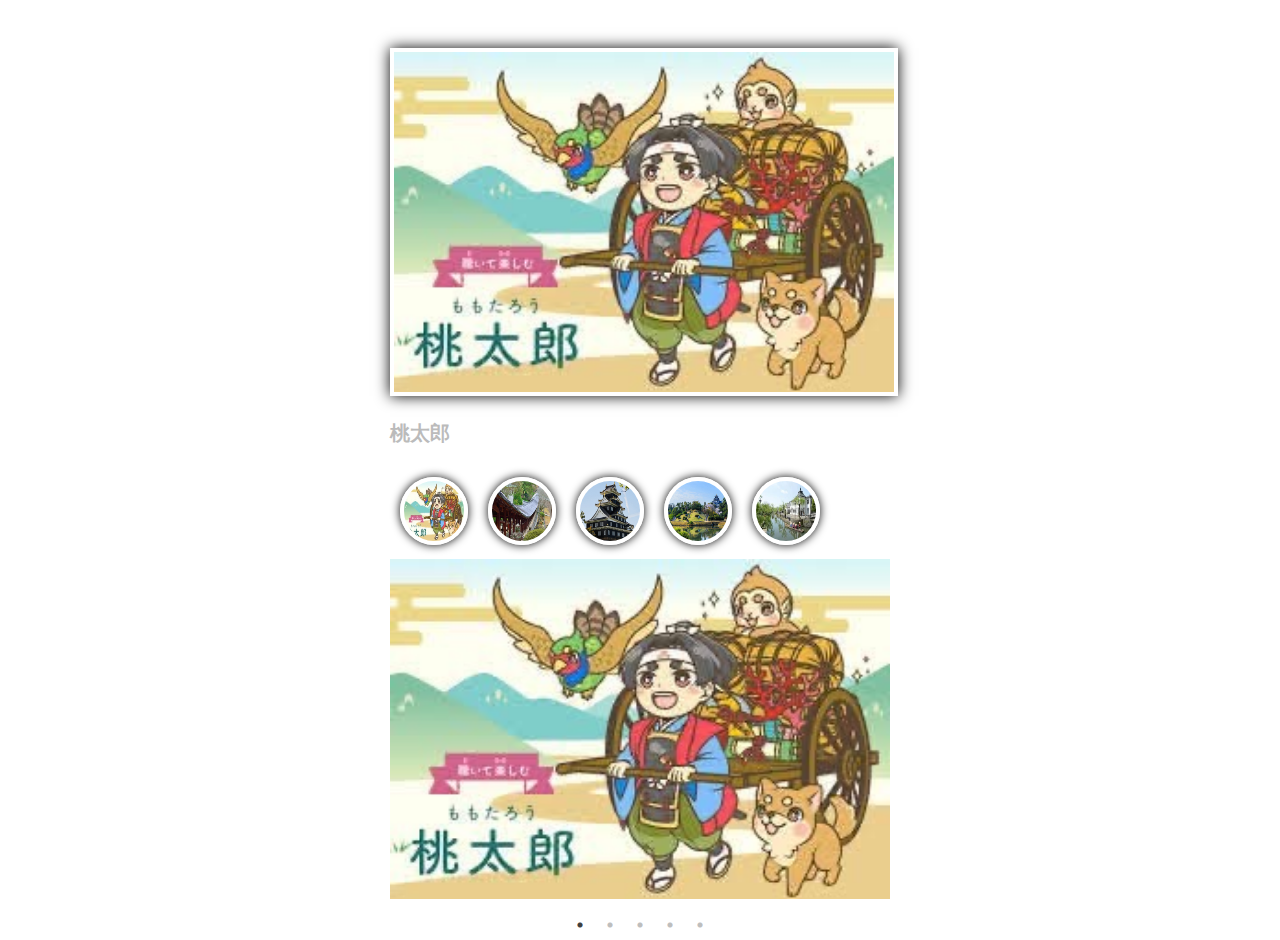
<file: test.html>
<!DOCTYPE html>
<html lang="ja">
<head>
  <meta charset="utf-8">
  <meta name="ecotourism" content="okayamaecotourism">
  <title>岡山のエコツーリズム</title>
  <link rel="stylesheet" href="slick/slick.css">
  <link rel="stylesheet" href="slick/slick-theme.css">
  <link rel="stylesheet" href="css/style.css">
</head>
<body>
  <div id="gallery">
    <div class="main">
    </div>
    <div class="thumb">
    </div>
    <div class="slideshow">
    <div><img src="img/S__7847960_0.jpg" alt=""></div>
    <div><img src="img/S__7847962_0.jpg" alt=""></div>
    <div><img src="img/S__7847963_0.jpg" alt=""></div>
    <div><img src="img/S__7847964_0.jpg" alt=""></div>
    <div><img src="img/S__7847965_0.jpg" alt=""></div>
    </div>
  </div>
  <script src="js/jquery-3.3.1.min.js"></script>
  <script src="slick/slick.min.js"></script>
  <script src="js/app.js"></script>
</body>
</html>
</file>
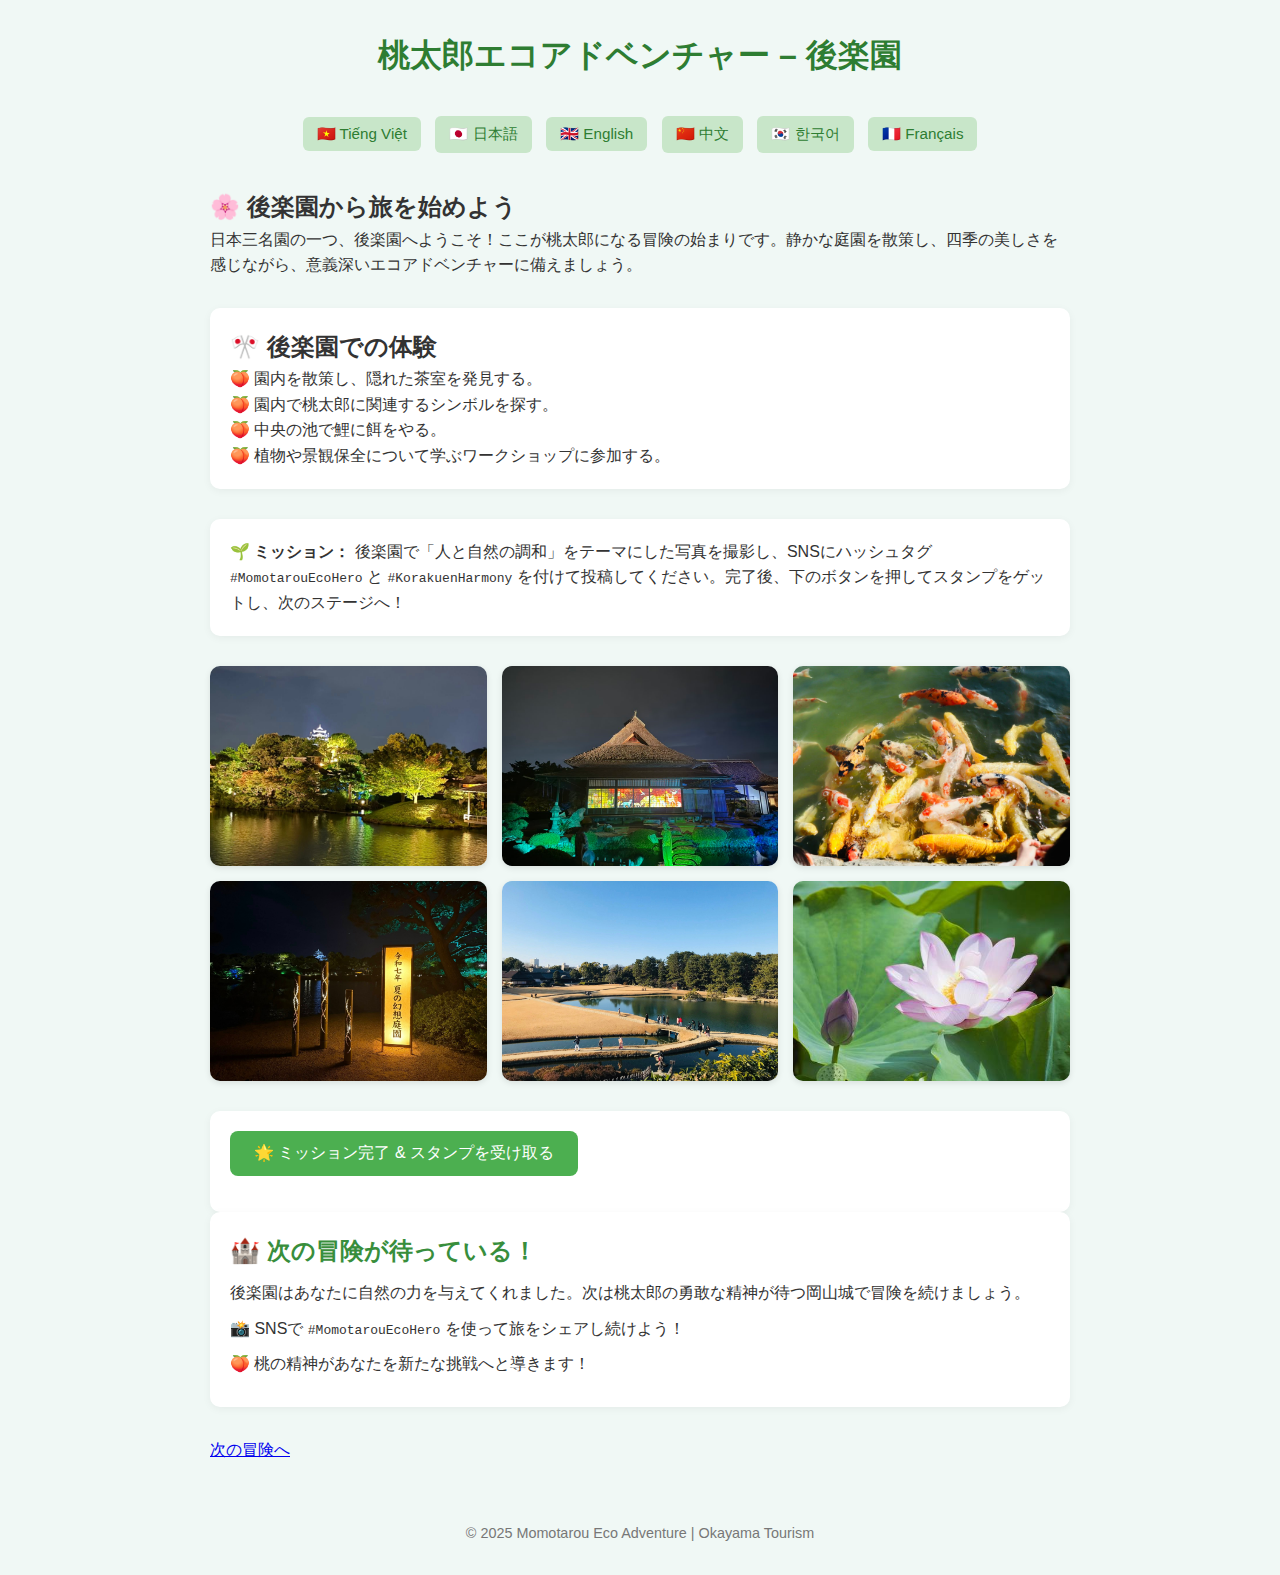
<file: web/korakuen-adventure.html>
<!DOCTYPE html>
<html lang="ja">
<head>
  <meta charset="UTF-8" />
  <meta name="viewport" content="width=device-width, initial-scale=1.0"/>
  <title>Momotarou Eco Adventure – 後楽園</title>
  <link rel="stylesheet" href="../css/y.hakathon.css" />
</head>
<body>
  <header>
    <h1 id="title">桃太郎エコアドベンチャー – 後楽園</h1>
  </header>

  <div class="lang-switch">
    <button onclick="setLang('vi')">🇻🇳 Tiếng Việt</button>
    <button onclick="setLang('ja')">🇯🇵 日本語</button>
    <button onclick="setLang('en')">🇬🇧 English</button>
    <button onclick="setLang('zh')">🇨🇳 中文</button>
    <button onclick="setLang('ko')">🇰🇷 한국어</button>
    <button onclick="setLang('fr')">🇫🇷 Français</button>
  </div>

  <main class="content">
    <section id="intro"></section>
    <section id="activities" class="activities"></section>
    <section id="mission" class="mission"></section>

    <div class="image-box">
        <img src="../img/h.jpg" alt="korakuen-adventure">
        <img src="../img/hoianhsang2.jpg" alt="korakuen-adventure">
        <img src="../img/cakorakuen.jpg" alt="korakuen-adventure">
        <img src="../img/korakuen-lehoiden.jpg" alt="korakuen-adventure">
        <img src="../img/korakuen-adventure5.jpg" alt="korakuen-adventure">
        <img src="../img/korakuen-hoa.jpeg" alt="korakuen-adventure">
      </div>

    <div class="confirm-box">
      <button class="mission-btn" id="missionBtn" onclick="confirmMission()">🌟 ミッション完了＆スタンプを受け取る</button>
      <p id="stampMessage" class="stamp-message"></p>
      <div id="stampImage" style="margin-top:1rem;"></div>
    </div>

    <section id="closing" class="closing"></section>
    <a href="okayamacastle-adventure.html" id="next_journey">次の冒険</a>
  </main>

  <footer class="footer">
    © 2025 Momotarou Eco Adventure | Okayama Tourism
  </footer>

  <script>
    let currentLang = 'ja';

    const content = {
      vi: {
        title: "Cuộc Phiêu Lưu Sinh Thái Momotarou – Vườn Korakuen",
        intro: `<h2>🌸 Khởi đầu hành trình tại Vườn Korakuen</h2>
                <p>Chào mừng đến Vườn Korakuen, một trong Ba Đại Danh Viên của Nhật Bản! Đây là nơi bạn bắt đầu hành trình hóa thân thành Momotarou. Hãy dạo bước trong khu vườn thanh bình, cảm nhận vẻ đẹp bốn mùa và chuẩn bị cho một chuyến phiêu lưu sinh thái đầy ý nghĩa.</p>`,
        activities: `<h2>🎌 Hoạt động tại Vườn Korakuen</h2>
                     <ul>
                       <li>Dạo quanh vườn và khám phá các trà thất ẩn mình.</li>
                       <li>Hóa trang thành Momotarou hoặc các bạn đồng hành.</li>
                       <li>Cho cá Koi ăn tại hồ nước trung tâm.</li>
                       <li>Tham gia workshop tìm hiểu về các loài thực vật và bảo tồn cảnh quan.</li>
                     </ul>`,
        mission: `<strong>🌱 Nhiệm vụ:</strong> Chụp một bức ảnh thể hiện "sự hài hòa giữa con người và thiên nhiên" tại Vườn Korakuen. Đăng lên SNS với hashtag <code>#MomotarouEcoHero</code> và <code>#KorakuenHarmony</code>. Sau đó nhấn nút bên dưới để nhận stamp và mở khóa chặng tiếp theo!`,
        buttonText: "🌟 Hoàn thành nhiệm vụ & Nhận Stamp",
        stampMessage: "🎉 Bạn đã nhận được stamp Korakuen! Chặng tiếp theo tại Thành Okayama đã được mở khóa!",
        stampSuccess: "🌟 Bạn đã trở thành người bảo vệ thiên nhiên!",
        closing: `<h2>🏰 Hành trình tiếp theo đang chờ đợi!</h2>
                  <p>Vườn Korakuen đã trao cho bạn sức mạnh của thiên nhiên. Giờ là lúc tiếp tục cuộc phiêu lưu tại Thành Okayama, nơi tinh thần dũng cảm của Momotarou đang chờ bạn khám phá.</p>
                  <p>📸 Hãy tiếp tục chia sẻ hành trình của bạn với cộng đồng bằng hashtag <code>#MomotarouEcoHero</code>!</p>
                  <p>🍑 Hãy để tinh thần của trái đào dẫn lối bạn đến với những thử thách mới!</p>`,
        next_journey: "Hành trình tiếp theo"
      },
      ja: {
        title: "桃太郎エコアドベンチャー – 後楽園",
        intro: `<h2>🌸 後楽園から旅を始めよう</h2>
                <p>日本三名園の一つ、後楽園へようこそ！ここが桃太郎になる冒険の始まりです。静かな庭園を散策し、四季の美しさを感じながら、意義深いエコアドベンチャーに備えましょう。</p>`,
        activities: `<h2>🎌 後楽園での体験</h2>
                     <ul>
                       <li>園内を散策し、隠れた茶室を発見する。</li>
                       <li>園内で桃太郎に関連するシンボルを探す。</li>
                       <li>中央の池で鯉に餌をやる。</li>
                       <li>植物や景観保全について学ぶワークショップに参加する。</li>
                     </ul>`,
        mission: `<strong>🌱 ミッション：</strong> 後楽園で「人と自然の調和」をテーマにした写真を撮影し、SNSにハッシュタグ <code>#MomotarouEcoHero</code> と <code>#KorakuenHarmony</code> を付けて投稿してください。完了後、下のボタンを押してスタンプをゲットし、次のステージへ！`,
        buttonText: "🌟 ミッション完了 & スタンプを受け取る",
        stampMessage: "🎉 後楽園のスタンプを獲得しました！次のステージ、岡山城が開放されました！",
        stampSuccess: "🌟 あなたは自然の守護者になりました！",
        closing: `<h2>🏰 次の冒険が待っている！</h2>
                  <p>後楽園はあなたに自然の力を与えてくれました。次は桃太郎の勇敢な精神が待つ岡山城で冒険を続けましょう。</p>
                  <p>📸 SNSで <code>#MomotarouEcoHero</code> を使って旅をシェアし続けよう！</p>
                  <p>🍑 桃の精神があなたを新たな挑戦へと導きます！</p>`,
        next_journey: "次の冒険へ"
      },
      en: {
        title: "Momotarou Eco Adventure – Korakuen Garden",
        intro: `<h2>🌸 Begin Your Journey at Korakuen Garden</h2>
                <p>Welcome to Korakuen Garden, one of the Three Great Gardens of Japan! This is where you begin your quest as Momotarou. Stroll through the serene garden, feel the beauty of the four seasons, and prepare for a meaningful eco-adventure.</p>`,
        activities: `<h2>🎌 Activities at Korakuen Garden</h2>
                     <ul>
                       <li>Wander the garden and discover hidden teahouses.</li>
                       <li>Search for symbols related to Momotarou within the garden.</li>
                       <li>Feed the koi fish at the central pond.</li>
                       <li>Join workshops on local plants and landscape conservation.</li>
                     </ul>`,
        mission: `<strong>🌱 Mission:</strong> Take a photo that captures "harmony between people and nature" at Korakuen Garden. Post it on SNS with the hashtags <code>#MomotarouEcoHero</code> and <code>#KorakuenHarmony</code>. Then, press the button below to get your stamp and unlock the next stage!`,
        buttonText: "🌟 Complete Mission & Get Stamp",
        stampMessage: "🎉 You've received the Korakuen stamp! The next stage at Okayama Castle is now unlocked!",
        stampSuccess: "🌟 You have become a guardian of nature!",
        closing: `<h2>🏰 The Next Journey Awaits!</h2>
                  <p>Korakuen Garden has granted you the power of nature. Now it's time to continue your adventure at Okayama Castle, where Momotarou's brave spirit awaits.</p>
                  <p>📸 Keep sharing your journey with the community using the hashtag <code>#MomotarouEcoHero</code>!</p>
                  <p>🍑 Let the spirit of the peach guide you to new challenges!</p>`,
        next_journey: "Next Journey"
      },
      zh: {
        title: "桃太郎生态冒险 – 后乐园",
        intro: `<h2>🌸 从后乐园开始你的旅程</h2>
                <p>欢迎来到日本三大名园之一的后乐园！这里是你化身桃太郎冒险的起点。漫步于宁静的庭园，感受四季之美，为一场有意义的生态冒险做好准备。</p>`,
        activities: `<h2>🎌 在后乐园的活动</h2>
                     <ul>
                       <li>漫游庭园，发现隐藏的茶室。</li>
                       <li>在园内寻找与桃太郎相关的标志。</li>
                       <li>在中央池塘喂锦鲤。</li>
                       <li>参加关于当地植物和景观保护的工作坊。</li>
                     </ul>`,
        mission: `<strong>🌱 任务：</strong> 在后乐园拍摄一张体现“人与自然和谐”的照片。发布到社交媒体并附上标签 <code>#MomotarouEcoHero</code> 和 <code>#KorakuenHarmony</code>。然后点击下方按钮获取您的印章并解锁下一阶段！`,
        buttonText: "🌟 完成任务并领取印章",
        stampMessage: "🎉 您已获得后乐园印章！下一阶段在冈山城已解锁！",
        stampSuccess: "🌟 您已成为自然的守护者！",
        closing: `<h2>🏰 下一段旅程在等待！</h2>
                  <p>后乐园赋予了你自然的力量。现在是时候在冈山城继续你的冒险了，那里有桃太郎勇敢的精神在等着你。</p>
                  <p>📸 继续使用 <code>#MomotarouEcoHero</code> 标签与社区分享您的旅程！</p>
                  <p>🍑 让桃子的精神引导您迎接新的挑战！</p>`,
        next_journey: "下一段旅程"
      },
      ko: {
        title: "모모타로 생태 어드벤처 – 고라쿠엔",
        intro: `<h2>🌸 고라쿠엔에서 여정을 시작하세요</h2>
                <p>일본 3대 정원 중 하나인 고라쿠엔에 오신 것을 환영합니다! 이곳에서 모모타로가 되는 당신의 모험이 시작됩니다. 고요한 정원을 거닐며 사계절의 아름다움을 느끼고 의미 있는 생태 모험을 준비하세요.</p>`,
        activities: `<h2>🎌 고라쿠엔에서의 활동</h2>
                     <ul>
                       <li>정원을 거닐며 숨겨진 찻집 발견하기.</li>
                       <li>정원 안에서 모모타로와 관련된 상징 찾기.</li>
                       <li>중앙 연못에서 잉어에게 먹이 주기.</li>
                       <li>지역 식물과 경관 보존에 관한 워크숍 참여하기.</li>
                     </ul>`,
        mission: `<strong>🌱 미션:</strong> 고라쿠엔에서 "인간과 자연의 조화"를 담은 사진을 찍으세요. SNS에 <code>#MomotarouEcoHero</code>와 <code>#KorakuenHarmony</code> 해시태그와 함께 게시하세요. 그 다음, 아래 버튼을 눌러 스탬프를 받고 다음 단계를 잠금 해제하세요!`,
        buttonText: "🌟 미션 완료 및 스탬프 받기",
        stampMessage: "🎉 고라쿠엔 스탬프를 받았습니다! 오카야마 성의 다음 단계가 잠금 해제되었습니다!",
        stampSuccess: "🌟 당신은 자연의 수호자가 되었습니다!",
        closing: `<h2>🏰 다음 여정이 기다립니다!</h2>
                  <p>고라쿠엔은 당신에게 자연의 힘을 부여했습니다. 이제 모모타로의 용감한 정신이 기다리는 오카야마 성에서 모험을 계속할 시간입니다.</p>
                  <p>📸 <code>#MomotarouEcoHero</code> 해시태그를 사용하여 커뮤니티와 여정을 계속 공유하세요!</p>
                  <p>🍑 복숭아의 정신이 새로운 도전으로 당신을 안내하게 하세요!</p>`,
        next_journey: "다음 여정"
      },
      fr: {
        title: "Aventure Écologique Momotarou – Jardin Korakuen",
        intro: `<h2>🌸 Commencez votre aventure au Jardin Korakuen</h2>
                <p>Bienvenue au Jardin Korakuen, l'un des Trois Grands Jardins du Japon ! C'est ici que vous commencez votre quête en tant que Momotarou. Promenez-vous dans le jardin serein, ressentez la beauté des quatre saisons et préparez-vous pour une éco-aventure pleine de sens.</p>`,
        activities: `<h2>🎌 Activités au Jardin Korakuen</h2>
                     <ul>
                       <li>Flânez dans le jardin et découvrez des maisons de thé cachées.</li>
                       <li>Cherchez des symboles liés à Momotarou dans le jardin.</li>
                       <li>Nourrissez les carpes koï dans l'étang central.</li>
                       <li>Participez à des ateliers sur les plantes locales et la conservation du paysage.</li>
                     </ul>`,
        mission: `<strong>🌱 Mission :</strong> Prenez une photo qui capture "l'harmonie entre l'homme et la nature" au Jardin Korakuen. Publiez-la sur les réseaux sociaux avec les hashtags <code>#MomotarouEcoHero</code> et <code>#KorakuenHarmony</code>. Appuyez ensuite sur le bouton ci-dessous pour obtenir votre tampon et débloquer la prochaine étape !`,
        buttonText: "🌟 Terminer la mission & Obtenir le tampon",
        stampMessage: "🎉 Vous avez reçu le tampon Korakuen ! La prochaine étape au Château d'Okayama est maintenant débloquée !",
        stampSuccess: "🌟 Vous êtes devenu un gardien de la nature !",
        closing: `<h2>🏰 Le Prochain Voyage Vous Attend !</h2>
                  <p>Le Jardin Korakuen vous a accordé le pouvoir de la nature. Il est maintenant temps de poursuivre votre aventure au Château d'Okayama, où l'esprit courageux de Momotarou vous attend.</p>
                  <p>📸 Continuez à partager votre voyage avec la communauté en utilisant le hashtag <code>#MomotarouEcoHero</code> !</p>
                  <p>🍑 Laissez l'esprit de la pêche vous guider vers de nouveaux défis !</p>`,
        next_journey: "Prochaine Aventure"
      }
    };

    function setLang(lang) {
      currentLang = lang;
      document.getElementById("title").innerText = content[lang].title;
      document.getElementById("intro").innerHTML = content[lang].intro;
      document.getElementById("activities").innerHTML = content[lang].activities;
      document.getElementById("mission").innerHTML = content[lang].mission;
      document.getElementById("missionBtn").innerText = content[lang].buttonText;
      document.getElementById("stampMessage").innerText = "";
      document.getElementById("stampImage").innerHTML = "";
      document.getElementById("closing").innerHTML = content[lang].closing;
      document.getElementById("next_journey").innerText = content[lang].next_journey;
    }

    function confirmMission() {
      document.getElementById("stampMessage").innerText = content[currentLang].stampMessage;
      // Bạn có thể thay đổi ảnh stamp nếu muốn
      document.getElementById("stampImage").innerHTML = `
        <div style="position: relative; z-index: 10; pointer-events: none;">
          <img src="anh-momotaro.jpg" alt="stamp"
              style="max-width:200px; max-height:200px; box-shadow:0 0 8px rgba(0,0,0,0.3); margin-top:0.5em;">
          <p style="font-weight:bold; margin-top:0.5rem;">${content[currentLang].stampSuccess}</p>
        </div>`;
    }

    // Tải trang với ngôn ngữ mặc định là tieng viet
    setLang('ja');
  </script>
</body>
</html>
</file>
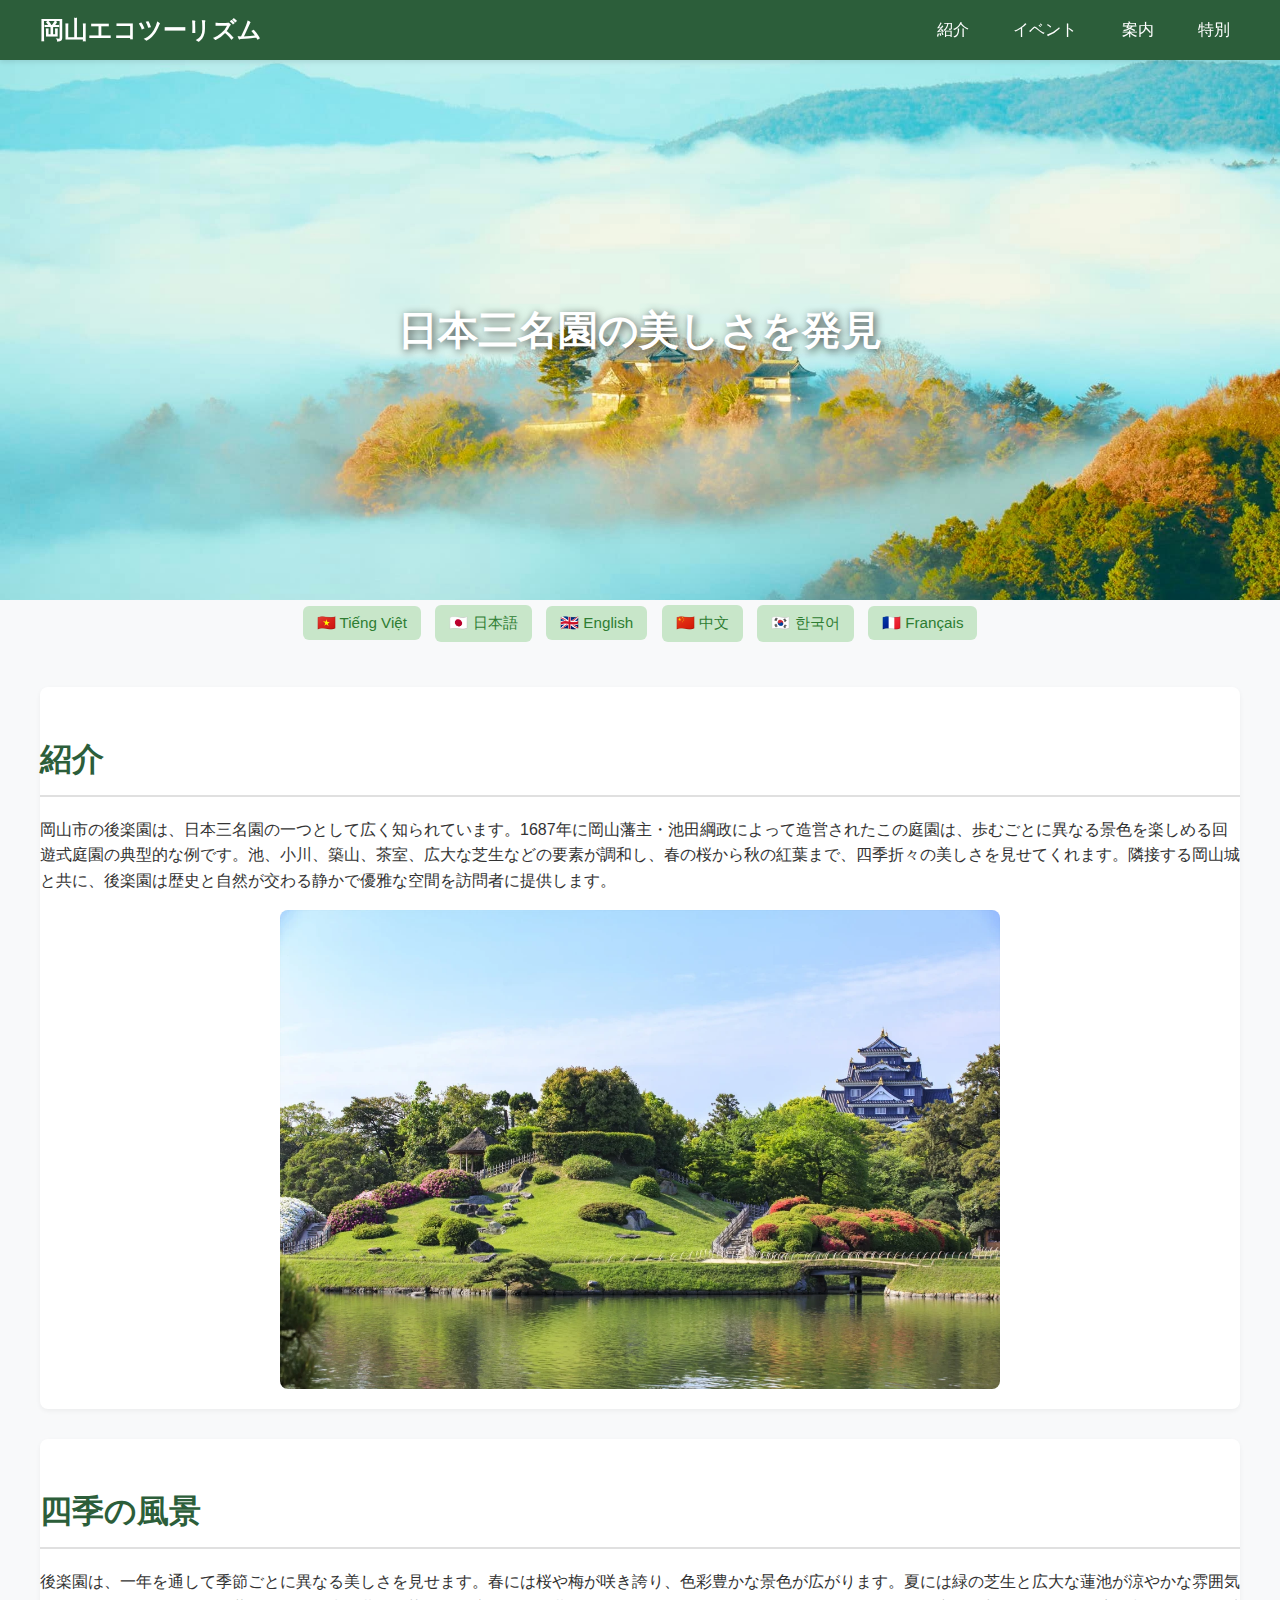
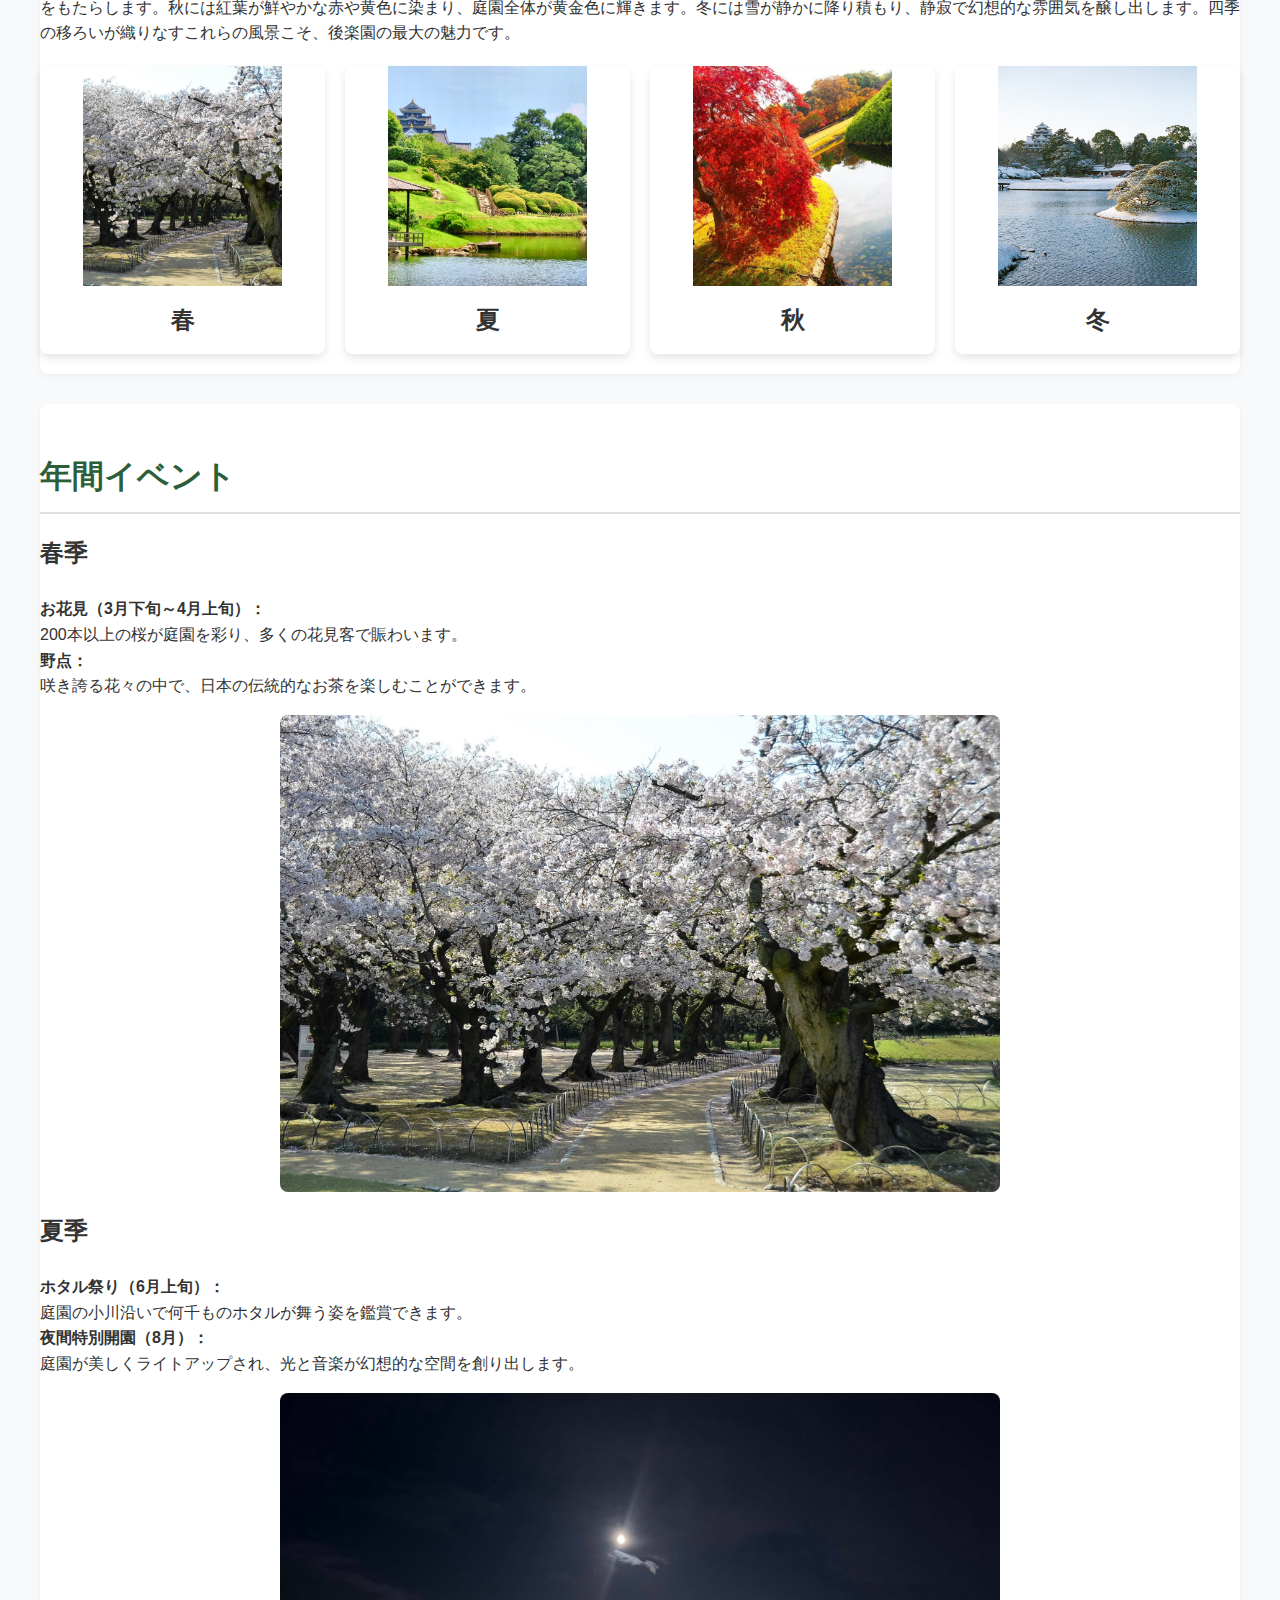
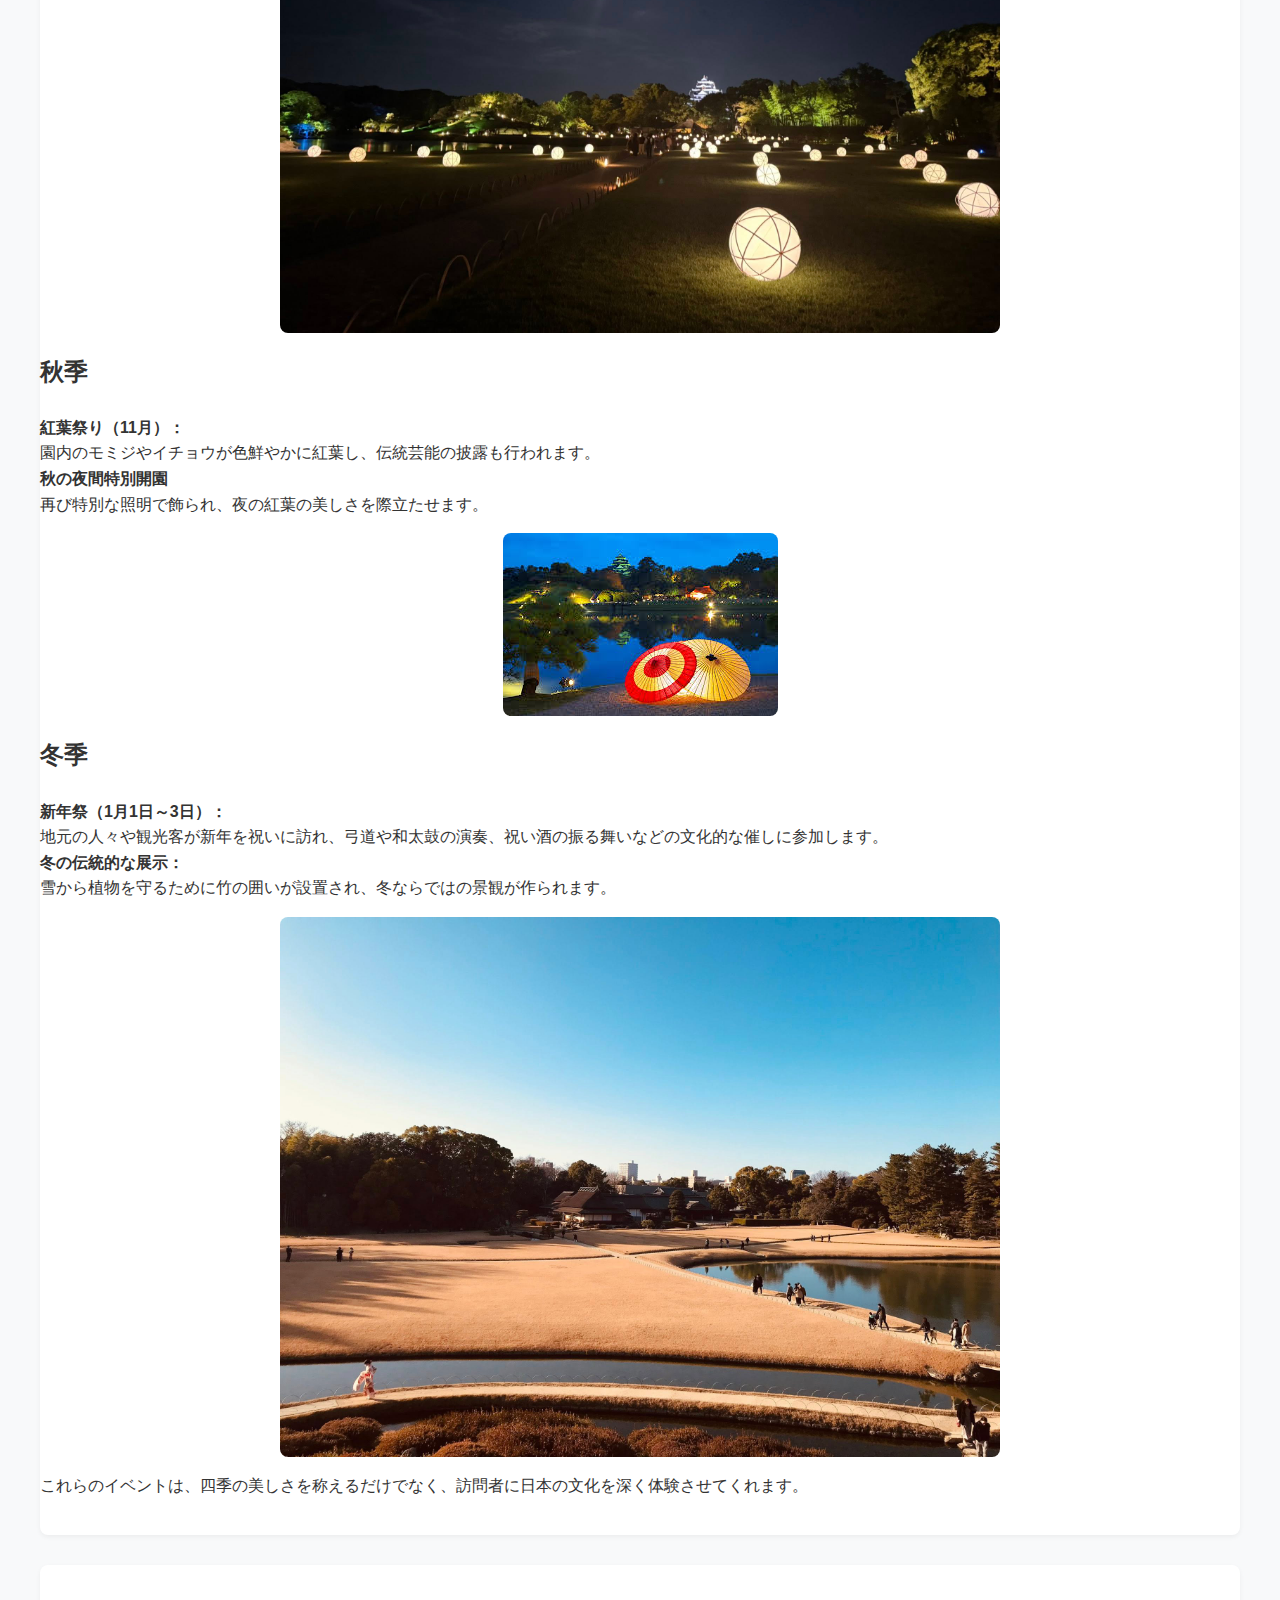
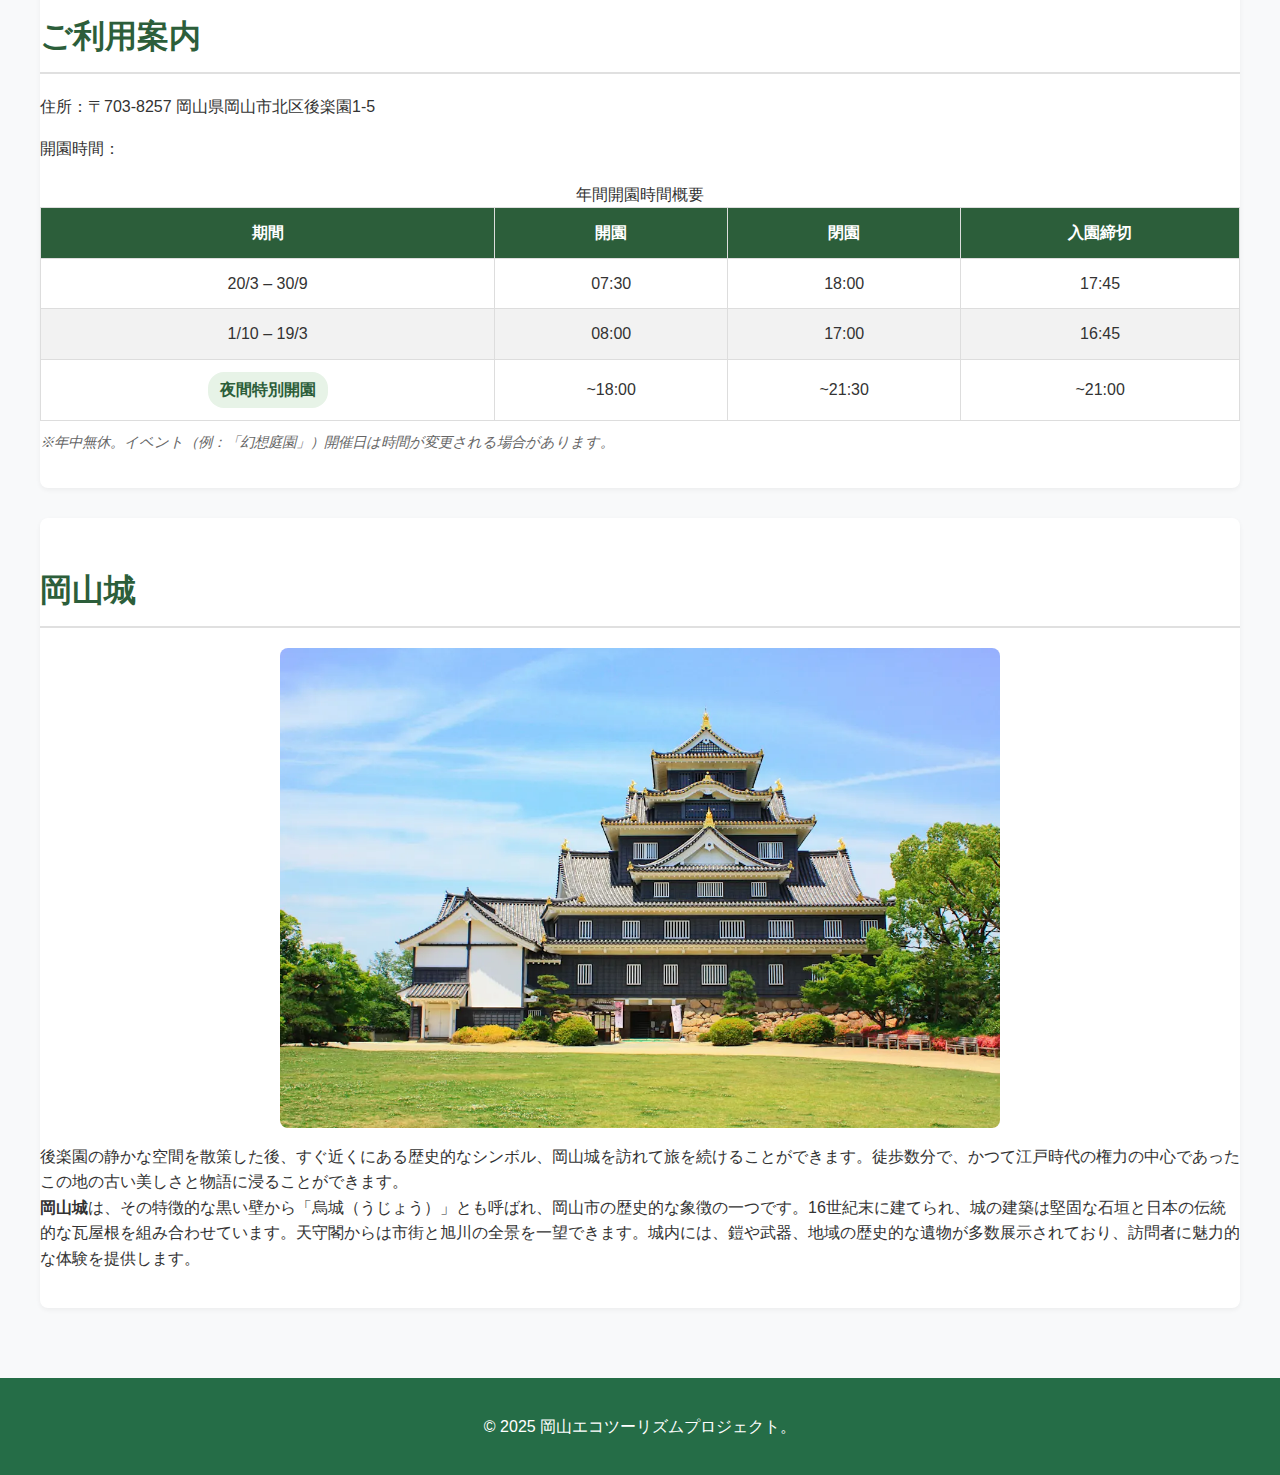
<file: web/kouraku.html>
<!DOCTYPE html>
<html lang="ja">
<head>
    <meta charset="UTF-8">
    <meta name="viewport" content="width=device-width, initial-scale=1.0">
    <title>岡山エコツーリズム</title>
    <link rel="stylesheet" href="../css/bmoi.hakkathon.css">
    <link rel="stylesheet" href="../css/test.css">
</head>
<body>
 
  <header class="sticky-header">
  <div class="nav-container">
    <a class="logo" href="../index.html">岡山エコツーリズム</a>
    <nav class="nav-links">
      <a href="#introduce" data-key="nav_intro">紹介</a>
      <a href="#events" data-key="nav_events">イベント</a>
      <a href="#guide" data-key="nav_guide">案内</a>
      <a href="#special" data-key="nav_special">特別</a>
    </nav>
  </div>
</header>

<div class="hero-banner">
    <p data-key="hero_text">日本三名園の美しさを発見</p>
</div>

<div class="lang-switch">
    <button onclick="setLang('vi')">🇻🇳 Tiếng Việt</button>
    <button onclick="setLang('ja')">🇯🇵 日本語</button>
    <button onclick="setLang('en')">🇬🇧 English</button>
    <button onclick="setLang('zh')">🇨🇳 中文</button>
    <button onclick="setLang('ko')">🇰🇷 한국어</button>
    <button onclick="setLang('fr')">🇫🇷 Français</button>
</div>

<div class="layout">
  <main class="main-content">
    <section id="introduce">
      <h2 data-key="intro_title">紹介</h2>
      <p data-key="intro_p">岡山市の後楽園は、日本三名園の一つとして広く知られています。1687年に岡山藩主・池田綱政によって造営されたこの庭園は、歩むごとに異なる景色を楽しめる回遊式庭園の典型的な例です。池、小川、築山、茶室、広大な芝生などの要素が調和し、春の桜から秋の紅葉まで、四季折々の美しさを見せてくれます。隣接する岡山城と共に、後楽園は歴史と自然が交わる静かで優雅な空間を訪問者に提供します。 </p>
      <img src="../img/korakuen.webp" alt="korakuen">
    </section>
    
    <section id="Seasons">
      <h2 data-key="seasons_title">四季の風景</h2>
      <p data-key="seasons_p">後楽園は、一年を通して季節ごとに異なる美しさを見せます。春には桜や梅が咲き誇り、色彩豊かな景色が広がります。夏には緑の芝生と広大な蓮池が涼やかな雰囲気をもたらします。秋には紅葉が鮮やかな赤や黄色に染まり、庭園全体が黄金色に輝きます。冬には雪が静かに降り積もり、静寂で幻想的な雰囲気を醸し出します。四季の移ろいが織りなすこれらの風景こそ、後楽園の最大の魅力です。</p>
      <div class="card-container">
        <div class="card"><img src="../img/mankai.jpg" alt="Xuân"><h3 data-key="season_spring">春</h3></div>
        <div class="card"><img src="../img/summer.jpg" alt="Hạ"><h3 data-key="season_summer">夏</h3></div>
        <div class="card"><img src="../img/autumn.jpg" alt="Thu"><h3 data-key="season_autumn">秋</h3></div>
        <div class="card"><img src="../img/winter.jpg" alt="Đông"><h3 data-key="season_winter">冬</h3></div>
      </div>
    </section>

    <section id="events">
      <h2 data-key="events_title">年間イベント</h2>
      <div class="event1">
        <h3 data-key="event_spring_title">春季</h3>
        <p data-key="event_spring_p"><b>お花見（3月下旬～4月上旬）：</b><br>200本以上の桜が庭園を彩り、多くの花見客で賑わいます。<br><b>野点：</b><br>咲き誇る花々の中で、日本の伝統的なお茶を楽しむことができます。</p>
         <img src="../img/mankai.jpg" alt="Hoa anh dao">
    </div>
      <div class="event2">
        <h3 data-key="event_summer_title">夏季</h3>
        <p data-key="event_summer_p"><b>ホタル祭り（6月上旬）：</b><br>庭園の小川沿いで何千ものホタルが舞う姿を鑑賞できます。<br><b>夜間特別開園（8月）：</b><br>庭園が美しくライトアップされ、光と音楽が幻想的な空間を創り出します。</p>
        <img src="../img/hoianhsang.jpg" alt="lehoianhsang">
    </div>
      <div class="event3">
        <h3 data-key="event_autumn_title">秋季</h3>
        <p data-key="event_autumn_p"><b>紅葉祭り（11月）：</b><br>園内のモミジやイチョウが色鮮やかに紅葉し、伝統芸能の披露も行われます。<br><b>秋の夜間特別開園</b><br>再び特別な照明で飾られ、夜の紅葉の美しさを際立たせます。</p>
        <img src="../img/images1.jpg" alt="lehoianhsang">
    </div>
      <div class="event4">
        <h3 data-key="event_winter_title">冬季</h3>
        <p data-key="event_winter_p"><b>新年祭（1月1日～3日）：</b><br>地元の人々や観光客が新年を祝いに訪れ、弓道や和太鼓の演奏、祝い酒の振る舞いなどの文化的な催しに参加します。<br><b>冬の伝統的な展示：</b><br>雪から植物を守るために竹の囲いが設置され、冬ならではの景観が作られます。</p>
        <img src="../img/event-winter.jpg" alt="">
    </div>
      <p data-key="events_conclusion">これらのイベントは、四季の美しさを称えるだけでなく、訪問者に日本の文化を深く体験させてくれます。</p>
    </section>

    <section id="guide">
      <h2 data-key="guide_title">ご利用案内</h2>
      <p data-key="guide_address">住所：〒703-8257 岡山県岡山市北区後楽園1-5</p>
      <p data-key="guide_hours_title">開園時間： </p>
      <div class="table-wrap">
        <table>
          <caption data-key="table_caption">年間開園時間概要</caption>
          <thead>
            <tr>
              <th data-key="th_period">期間</th>
              <th data-key="th_open">開園</th>
              <th data-key="th_close">閉園</th>
              <th data-key="th_last_entry">入園締切</th>
            </tr>
          </thead>
          <tbody>
            <tr><td>20/3 – 30/9</td><td>07:30</td><td>18:00</td><td>17:45</td></tr>
            <tr><td>1/10 – 19/3</td><td>08:00</td><td>17:00</td><td>16:45</td></tr>
            <tr><td><span class="chip" data-key="table_special_event">夜間特別開園</span></td><td>~18:00</td><td>~21:30</td><td>~21:00</td></tr>
          </tbody>
        </table>
      </div>
      <p class="note" data-key="guide_note">※年中無休。イベント（例：「幻想庭園」）開催日は時間が変更される場合があります。</p>
    </section>

    <section id="special">
      <h2 data-key="special_title">岡山城</h2>
       <img src="../img/okayamacastle.webp" alt="Okayamacastle">
      <p data-key="special_p">後楽園の静かな空間を散策した後、すぐ近くにある歴史的なシンボル、岡山城を訪れて旅を続けることができます。徒歩数分で、かつて江戸時代の権力の中心であったこの地の古い美しさと物語に浸ることができます。<br><b>岡山城</b>は、その特徴的な黒い壁から「烏城（うじょう）」とも呼ばれ、岡山市の歴史的な象徴の一つです。16世紀末に建てられ、城の建築は堅固な石垣と日本の伝統的な瓦屋根を組み合わせています。天守閣からは市街と旭川の全景を一望できます。城内には、鎧や武器、地域の歴史的な遺物が多数展示されており、訪問者に魅力的な体験を提供します。</p>
    </section>
  </main>

  <!-- <aside class="sidebar">
    <img src="../img/momotaro2.jpg" alt="momotaro">
    <p data-key="sidebar_p">岡山は、温暖な気候、美しいビーチ、そして一年中の日差しで有名です。また、日本の伝説の英雄である桃太郎の故郷でもあり、彼は文化の象徴であり、地元の人々の誇りです。岡山でユニークなエコツーリズム体験、桃太郎の旅を探検して、素晴らしい驚きを見つけましょう。</p>
    <a href="../web/korakuen-adventure.html" class="korakuen adventure" data-key="sidebar_link1">後楽園での旅</a>
    <a href="../web/hackathon.html" class="okayamacastle adventure" data-key="sidebar_link2">岡山城での旅</a>
    <a href="../web/kurashiki_stamp.html" class="#KurashikiBikanSpirit adventure" data-key="sidebar_link2">倉敷美観地区での旅</a>
  </aside> -->
</div>

<footer>
    <p data-key="footer_text">&copy; 2025 岡山エコツーリズムプロジェクト。</p>
</footer>

<script src="../js/kouraku.js"></script>
</body>
</html>
</file>
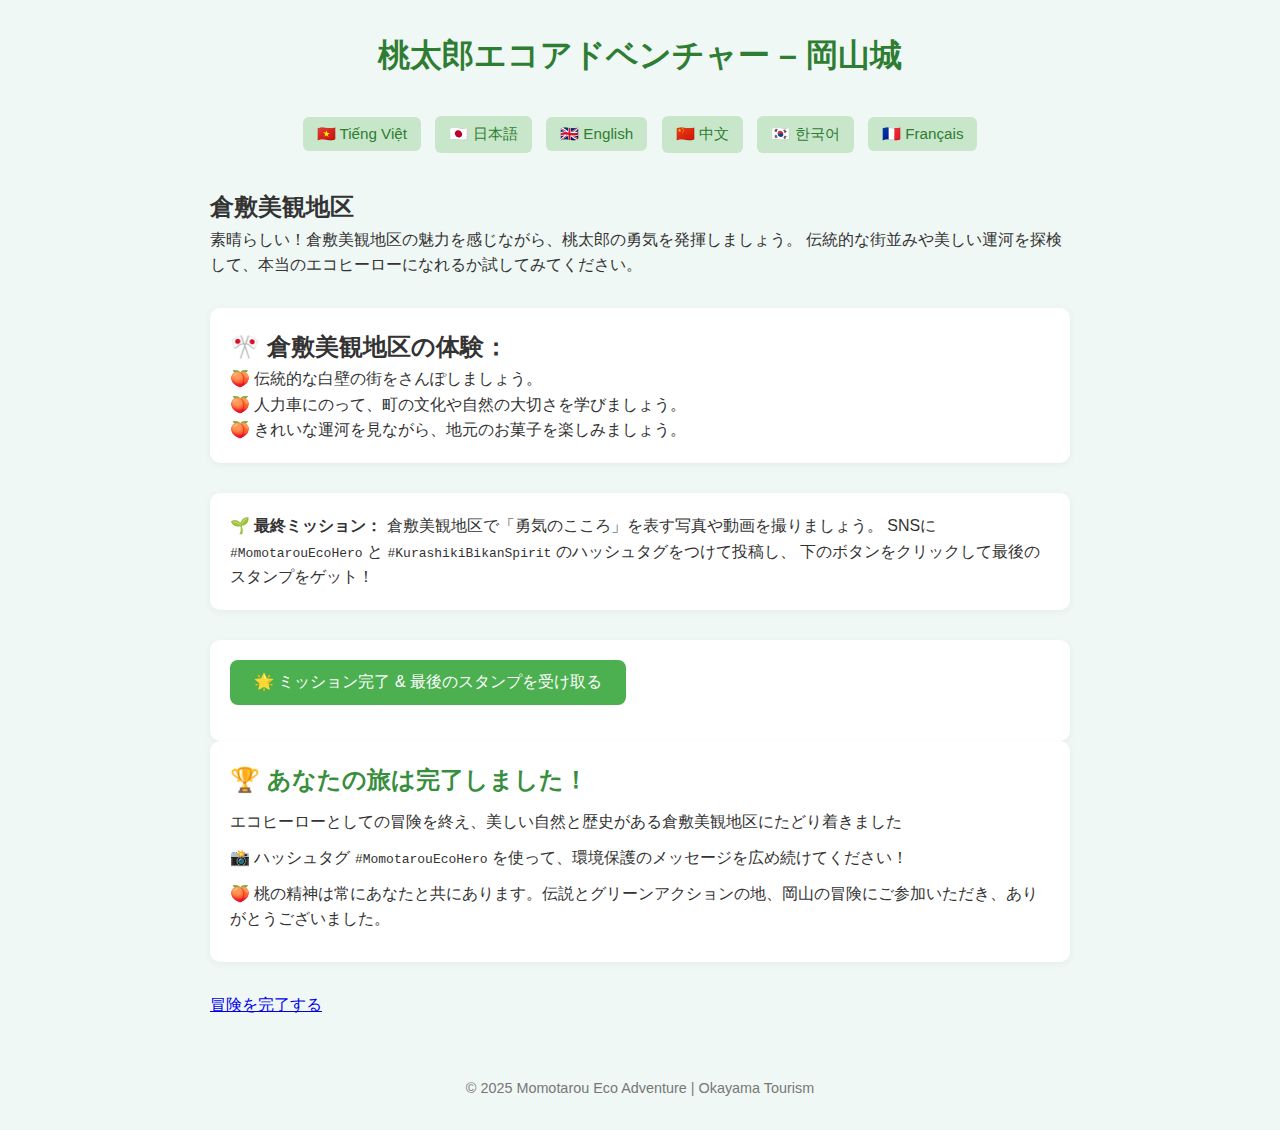
<file: web/kurashiki_stamp.html>
<!DOCTYPE html>
<html lang="ja">
<head>
  <meta charset="UTF-8" />
  <meta name="viewport" content="width=device-width, initial-scale=1.0"/>
  <title>岡山エコツーリズム | 自然と歴史を楽しむ旅</title>
  <link rel="stylesheet" href="../css/y.hakathon.css" />
</head>
<body>
  <header>
    <h1 id="title">岡山エコツーリズム | 倉敷美観地区</h1>
  </header>

  <div class="lang-switch">
    <button onclick="setLang('vi')">🇻🇳 Tiếng Việt</button>
    <button onclick="setLang('ja')">🇯🇵 日本語</button>
    <button onclick="setLang('en')">🇬🇧 English</button>
    <button onclick="setLang('zh')">🇨🇳 中文</button>
    <button onclick="setLang('ko')">🇰🇷 한국어</button>
    <button onclick="setLang('fr')">🇫🇷 Français</button>
  </div>

  <main class="content">
    <section id="intro"></section>
    <section id="activities" class="activities"></section>
    <section id="mission" class="mission"></section>

    <div class="confirm-box">
      <button class="mission-btn" id="missionBtn" onclick="confirmMission()">🌟 ミッション完了＆スタンプを受け取る</button>
      <p id="stampMessage" class="stamp-message"></p>
      <div id="stampImage" style="margin-top:1rem;"></div>
    </div>

    <section id="closing" class="closing"></section>
    <a href="../index.html" id="complete_journey">冒険を終了する</a>
  </main>

  <footer class="footer">
    © 2025 Momotarou Eco Adventure | Okayama Tourism
  </footer>
 <script>
    let currentLang = 'ja';

    const content = {
      vi: {
        title: "Cuộc Phiêu Lưu Sinh Thái Momotaro – Lâu Đài Okayama",
        intro: `<h2>Khu Phố Cổ Kurashiki Bikan</h2>
                <p>Tuyệt vời! Hãy cảm nhận vẻ đẹp của khu phố cổ Kurashiki Bikan và thể hiện lòng dũng cảm của Momotaro.
                  Khám phá những con phố truyền thống và kênh đào xinh đẹp, xem bạn có thể trở thành một anh hùng sinh thái thực thụ hay không.</p>`,
        activities: `<h2>🎌 Trải nghiệm tại Khu Phố Cổ Kurashiki Bikan:</h2>
                    <ul>
                      <li>Tản bộ qua những con phố tường trắng truyền thống.</li>
                      <li>Đi xe kéo để tìm hiểu về văn hóa của thị trấn và tầm quan trọng của thiên nhiên.</li>
                      <li>Thưởng thức các món bánh kẹo địa phương trong khi ngắm nhìn con kênh tuyệt đẹp.</li>
                    </ul>`,
        mission: `<strong>🌱 Nhiệm vụ Cuối Cùng:</strong> Tại khu phố cổ Kurashiki Bikan, hãy chụp ảnh hoặc quay video thể hiện “trái tim dũng cảm” của bạn.
                  Đăng lên mạng xã hội với các hashtag <code>#MomotarouEcoHero</code> và <code>#KurashikiBikanSpirit</code>,
                  sau đó nhấn nút bên dưới để nhận con dấu cuối cùng!`,
        buttonText: "🌟 Hoàn Thành Nhiệm Vụ & Nhận Con Dấu Cuối Cùng",
        stampMessage: "🎉 Chúc mừng! Bạn đã nhận được con dấu cuối cùng từ Lâu đài Okayama!",
        stampSuccess: "🌟 Bạn chính thức trở thành Anh Hùng Sinh Thái Momotaro!",
        closing: `<h2>🏆 Hành trình của bạn đã hoàn thành!</h2>
                  <p>Bạn đã hoàn thành cuộc phiêu lưu anh hùng sinh thái và đến được khu phố cổ Kurashiki Bikan tuyệt đẹp, nơi có thiên nhiên và lịch sử hòa quyện.</p>
                  <p>📸 Hãy tiếp tục lan tỏa thông điệp bảo vệ môi trường bằng cách sử dụng hashtag <code>#MomotarouEcoHero</code>!</p>
                  <p>🍑 Tinh thần của quả đào sẽ luôn ở bên bạn. Cảm ơn bạn đã tham gia cuộc phiêu lưu tại Okayama — vùng đất của huyền thoại và hành động xanh.</p>`,
        complete_journey: "Hoàn Thành Cuộc Phiêu Lưu"
      },
      ja: {
        title: "桃太郎エコアドベンチャー – 岡山城",
        intro: `<h2>倉敷美観地区</h2>
                <p>素晴らしい！倉敷美観地区の魅力を感じながら、桃太郎の勇気を発揮しましょう。
                    伝統的な街並みや美しい運河を探検して、本当のエコヒーローになれるか試してみてください。</p>`,
        activities: `<h2>🎌 倉敷美観地区の体験：</h2>
                     <ul>
                       <li>伝統的な白壁の街をさんぽしましょう。</li>
                       <li>人力車にのって、町の文化や自然の大切さを学びましょう。</li>
                       <li>きれいな運河を見ながら、地元のお菓子を楽しみましょう。</li>
                     </ul>`,
        mission: `<strong>🌱 最終ミッション：</strong> 倉敷美観地区で「勇気のこころ」を表す写真や動画を撮りましょう。
                    SNSに <code>#MomotarouEcoHero</code> と <code>#KurashikiBikanSpirit</code> のハッシュタグをつけて投稿し、
                    下のボタンをクリックして最後のスタンプをゲット！`,
        buttonText: "🌟 ミッション完了 & 最後のスタンプを受け取る",
        stampMessage: "🎉 おめでとうございます！倉敷美観地区からスタンプを受け取りました！",
        stampSuccess: "🌟 あなたは正式に桃太郎エコヒーローになりました！",
        closing: `<h2>🏆 あなたの旅は完了しました！</h2>
                  <p>エコヒーローとしての冒険を終え、美しい自然と歴史がある倉敷美観地区にたどり着きました</p>
                  <p>📸 ハッシュタグ <code>#MomotarouEcoHero</code> を使って、環境保護のメッセージを広め続けてください！</p>
                  <p>🍑 桃の精神は常にあなたと共にあります。伝説とグリーンアクションの地、岡山の冒険にご参加いただき、ありがとうございました。</p>`,
        complete_journey: "冒険を完了する"
      },
      en: {
        title: "Momotaro Eco Adventure – Okayama Castle",
        intro: `<h2>Kurashiki Bikan District</h2>
                <p>Wonderful! Feel the charm of Kurashiki Bikan District while showing Momotaro's courage.
                  Explore the traditional streets and beautiful canals, and see if you can become a true eco-hero.</p>`,
        activities: `<h2>🎌 Experiences in the Kurashiki Bikan District:</h2>
                    <ul>
                      <li>Take a stroll through the traditional white-walled streets.</li>
                      <li>Ride a rickshaw to learn about the town's culture and the importance of nature.</li>
                      <li>Enjoy local sweets while admiring the beautiful canal.</li>
                    </ul>`,
        mission: `<strong>🌱 Final Mission:</strong> In Kurashiki Bikan District, take photos or videos that show your "heart of courage."
                  Post them on social media with the hashtags <code>#MomotarouEcoHero</code> and <code>#KurashikiBikanSpirit</code>,
                  then click the button below to get your final stamp!`,
        buttonText: "🌟 Mission Complete & Receive the Final Stamp",
        stampMessage: "🎉 Congratulations! You have received the stamp from Kurashiki Bikan Historical Quarter!",
        stampSuccess: "🌟 You are officially a Momotaro Eco Hero!",
        closing: `<h2>🏆 Your journey is complete!</h2>
                  <p>You have completed your eco-hero adventure and arrived at the beautiful Kurashiki Bikan District, a place of nature and history.</p>
                  <p>📸 Keep spreading your environmental message using the hashtag <code>#MomotarouEcoHero</code>!</p>
                  <p>🍑 The spirit of the peach is always with you. Thank you for joining the adventure in Okayama—the land of legends and green action.</p>`,
        complete_journey: "Complete the Adventure"
      },

      zh: {
        title: "桃太郎生态冒险 – 冈山城",
        intro: `<h2>仓敷美观地区</h2>
                <p>太棒了！感受仓敷美观地区的魅力，展现桃太郎的勇气。
                  探索传统街道和美丽的运河，看看你是否能成为真正的生态英雄。</p>`,
        activities: `<h2>🎌 仓敷美观地区的体验：</h2>
                    <ul>
                      <li>漫步在传统的白墙街道上。</li>
                      <li>乘坐人力车，了解小镇的文化与自然的重要性。</li>
                      <li>一边欣赏美丽的运河，一边品尝当地的点心。</li>
                    </ul>`,
        mission: `<strong>🌱 最终任务：</strong> 在仓敷美观地区拍摄能展现你“勇气之心”的照片或视频。
                  在社交媒体上发布并添加标签 <code>#MomotarouEcoHero</code> 和 <code>#KurashikiBikanSpirit</code>，
                  然后点击下方按钮领取最后的印章！`,
        buttonText: "🌟 任务完成 & 领取最后的印章",
        stampMessage: "🎉 恭喜！你已从冈山城获得最后的印章！",
        stampSuccess: "🌟 你已正式成为桃太郎生态英雄！",
        closing: `<h2>🏆 你的冒险已经完成！</h2>
                  <p>你完成了生态英雄的冒险，来到了拥有美丽自然与历史的仓敷美观地区。</p>
                  <p>📸 继续使用标签 <code>#MomotarouEcoHero</code> 来传播环保的信息吧！</p>
                  <p>🍑 桃子的精神将永远与你同在。感谢你参与冈山——这片传奇与绿色行动之地的冒险。</p>`,
        complete_journey: "完成冒险"
      },
      ko: {
        title: "모모타로 에코 어드벤처 – 오카야마성",
        intro: `<h2>쿠라시키 비칸 지구</h2>
                <p>멋져요! 쿠라시키 비칸 지구의 매력을 느끼며 모모타로의 용기를 보여주세요.
                  전통적인 거리와 아름다운 운하를 탐험하며 진정한 에코 히어로가 될 수 있는지 시험해 보세요.</p>`,
        activities: `<h2>🎌 쿠라시키 비칸 지구에서의 체험:</h2>
                    <ul>
                      <li>전통적인 흰 벽의 거리를 산책해 보세요.</li>
                      <li>인력거를 타고 마을의 문화와 자연의 소중함을 배워보세요.</li>
                      <li>아름다운 운하를 바라보며 지역 과자를 즐겨보세요.</li>
                    </ul>`,
        mission: `<strong>🌱 마지막 미션:</strong> 쿠라시키 비칸 지구에서 당신의 “용기의 마음”을 보여주는 사진이나 영상을 찍으세요.
                  SNS에 <code>#MomotarouEcoHero</code> 와 <code>#KurashikiBikanSpirit</code> 해시태그를 달아 올리고,
                  아래 버튼을 눌러 마지막 스탬프를 받아보세요!`,
        buttonText: "🌟 미션 완료 & 마지막 스탬프 받기",
        stampMessage: "🎉 축하합니다! 오카야마성에서 마지막 스탬프를 받았습니다!",
        stampSuccess: "🌟 당신은 공식적으로 모모타로 에코 히어로가 되었습니다!",
        closing: `<h2>🏆 당신의 여정이 완료되었습니다!</h2>
                  <p>에코 히어로로서의 모험을 마치고, 아름다운 자연과 역사를 지닌 쿠라시키 비칸 지구에 도착했습니다.</p>
                  <p>📸 해시태그 <code>#MomotarouEcoHero</code> 를 사용하여 환경 보호 메시지를 계속 전파하세요!</p>
                  <p>🍑 복숭아의 정신은 항상 당신과 함께할 것입니다. 전설과 그린 액션의 땅, 오카야마에서의 모험에 참여해 주셔서 감사합니다.</p>`,
        complete_journey: "모험 완료하기"
      },
      fr: {
        title: "Aventure Écologique de Momotaro – Château d’Okayama",
        intro: `<h2>Quartier Historique de Kurashiki Bikan</h2>
                <p>Magnifique ! Ressentez le charme du quartier historique de Kurashiki Bikan tout en montrant le courage de Momotaro.
                  Explorez les rues traditionnelles et les beaux canaux pour voir si vous pouvez devenir un véritable héros écologique.</p>`,
        activities: `<h2>🎌 Expériences dans le Quartier de Kurashiki Bikan :</h2>
                    <ul>
                      <li>Promenez-vous dans les rues traditionnelles aux murs blancs.</li>
                      <li>Faites un tour en pousse-pousse pour découvrir la culture locale et l’importance de la nature.</li>
                      <li>Dégustez des douceurs locales tout en admirant le magnifique canal.</li>
                    </ul>`,
        mission: `<strong>🌱 Mission Finale :</strong> Dans le quartier de Kurashiki Bikan, prenez des photos ou vidéos montrant votre “cœur courageux”.
                  Publiez-les sur les réseaux sociaux avec les hashtags <code>#MomotarouEcoHero</code> et <code>#KurashikiBikanSpirit</code>,
                  puis cliquez sur le bouton ci-dessous pour recevoir votre dernier tampon !`,
        buttonText: "🌟 Mission Terminée & Recevoir le Dernier Tampon",
        stampMessage: "🎉 Félicitations ! Vous avez reçu le dernier tampon du Château d’Okayama !",
        stampSuccess: "🌟 Vous êtes officiellement devenu un Héros Écologique Momotaro !",
        closing: `<h2>🏆 Votre aventure est terminée !</h2>
                  <p>Vous avez terminé votre aventure de héros écologique et atteint le magnifique quartier de Kurashiki Bikan, riche en nature et en histoire.</p>
                  <p>📸 Continuez à partager votre message pour la protection de l’environnement avec le hashtag <code>#MomotarouEcoHero</code> !</p>
                  <p>🍑 L’esprit de la pêche sera toujours avec vous. Merci d’avoir participé à cette aventure à Okayama — la terre des légendes et de l’action verte.</p>`,
        complete_journey: "Terminer l’Aventure"
      }
    };

    function setLang(lang) {
      currentLang = lang;
      document.getElementById("title").innerText = content[lang].title;
      document.getElementById("intro").innerHTML = content[lang].intro;
      document.getElementById("activities").innerHTML = content[lang].activities;
      document.getElementById("mission").innerHTML = content[lang].mission;
      document.getElementById("missionBtn").innerText = content[lang].buttonText;
      document.getElementById("stampMessage").innerText = "";
      document.getElementById("stampImage").innerHTML = "";
      document.getElementById("closing").innerHTML = content[lang].closing;
      document.getElementById("complete_journey").innerText = content[lang].complete_journey;
    }

    function confirmMission() {
      document.getElementById("stampMessage").innerText = content[currentLang].stampMessage;
      document.getElementById("stampImage").innerHTML = `
        <div style="position: relative; z-index: 10; pointer-events: none;">
          <img src="https://img2.lancers.jp/proposal/13267190/509/b5b7f20e44df1c1ba67e92b52a339e39855d3008451e1d8f3a45cbd3bea2f921/18798291_300_0.jpg?20190515090200" alt="stamp"
              style="max-width:200px; max-height:200px; box-shadow:0 0 8px rgba(0,0,0,0.3); margin-top:0.5em;">
          <p style="font-weight:bold; margin-top:0.5rem;">${content[currentLang].stampSuccess}</p>
        </div>`;
    }

    // Tải trang với ngôn ngữ mặc định là tiếng Việt
    setLang('ja');
  </script>
</body>
</html>
</file>
<file: css/style.css>
/*body {
  font-family: "Yu Gothic", sans-serif;
  margin: 0;
  padding: 0;
  line-height: 1.6;
  background: #fff8f0;
  color: #333;
}

header {
  background: #f08080;
  color: white;
  padding: 1rem;
  text-align: center;
}

header nav a {
  color: white;
  margin: 0 1rem;
  text-decoration: none;
}

section {
  padding: 2rem;
  border-bottom: 1px solid #ccc;
}

h2 {
  color: #d2691e;
}

footer {
  background: #eee;
  text-align: center;
  padding: 1rem;
  font-size: 0.9rem;
}*/
#gallery {
  margin: auto;
  padding-top: 40px;
  width: 500px;
}

#gallery .main img {
  border: 4px solid #fff;
  box-shadow: 0px 0px 14px #000;
  width: 100%;
}

#gallery .main p {
  color: #bbb;
  font-size: 20px;
  font-weight: bold;
}

#gallery .thumb img {
  border:4px solid #fff;
  border-radius: 400px;
  box-shadow: 0px 0px 10px #000;
  height: 60px;
  margin: 10px;
  width: 60px;
}
.slideshow {
  width: 500px;
  margin: auto;
}

.slideshow img {
  width: 100%;
}
</file>
<file: css/bmoi.hakkathon.css>
/* --- Cài đặt chung & Font chữ --- */
body {
    font-family: 'Helvetica Neue', Arial, sans-serif;
    line-height: 1.6;
    margin: 0;
    color: #333;
    background-color: #f9f9f9;
}

/* --- Header & Thanh điều hướng --- */
.sticky-header {
    position: sticky;
    top: 0;
    z-index: 1000;
    background-color:#2c5e3A ;
    backdrop-filter: blur(10px);
    box-shadow: 0 2px 5px rgba(0, 0, 0, 0.1);
}

.nav-container {
    max-width: 1200px;
    margin: 0 auto;
    padding: 0 20px;
    display: flex;
    justify-content: space-between;
    align-items: center;
    height: 60px;
}

.logo {
    font-size: 1.5em;
    font-weight: bold;
    color: white;
    text-decoration: none; 
}

.nav-links a {
    color: white;
    text-decoration: none;
    margin-left: 20px;
    padding: 5px 10px;
    border-radius: 5px;
    transition: background-color 0.3s ease, color 0.3s ease;
}

.nav-links a:hover {
    background-color: #1a3a24;
    color: #fff;
}

/* --- Banner chính --- */
.hero-banner {
    height: 60vh;
    background: url("../img/hakkathon3.jpg") no-repeat center center/cover;
    display: flex;
    justify-content: center;
    align-items: center;
    text-align: center;
    color: white;
}

.hero-banner p {
    font-size: 2.5em;
    font-weight: bold;
    text-shadow: 2px 2px 8px rgba(0, 0, 0, 0.7);
    max-width: 600px;
}


/* Language switch */
.lang-switch {
  text-align: center;
  margin-bottom: 20px;
}

.lang-switch button {
  margin: 5px;
  padding: 8px 14px;
  font-size: 0.95rem;
  border: none;
  border-radius: 6px;
  background-color: #c8e6c9;
  color: #2e7d32;
  cursor: pointer;
  transition: background-color 0.3s ease;
}

.lang-switch button:hover {
  background-color: #a5d6a7;
}
/* --- Bố cục chính --- */
.layout {
    display: flex;
    gap: 30px;
    max-width: 1200px;
    margin: 40px auto;
    padding: 0 20px;
}

.main-content {
    flex: 3; /* Chiếm 3/4 không gian */
}

.sidebar {
    flex: 1; /* Chiếm 1/4 không gian */
    background-color: #f8fbf8; /* Mới: Thêm màu nền xanh lá cây rất nhạt */
    padding: 20px;
    border-radius: 8px;
    box-shadow: 0 2px 5px rgba(0, 0, 0, 0.05);
    
    /* --- Các thuộc tính mới để làm sidebar cố định --- */
    position: sticky; /* Giúp sidebar "dính" lại khi cuộn */
    top: 80px; /* Vị trí sidebar sẽ dừng lại, cách đỉnh 80px */
    height: fit-content; /* Đảm bảo chiều cao vừa đủ với nội dung */
}
/* --- Kiểu dáng các Section --- */
section {
    background-color: #ffffff;
    padding: 25px;
    margin-bottom: 30px;
    border-radius: 8px;
    box-shadow: 0 2px 5px rgba(0, 0, 0, 0.05);
}

h2 {
    font-size: 2em;
    color: #2c5e3A;
    border-bottom: 2px solid #e0e0e0;
    padding-bottom: 10px;
    margin-bottom: 20px;
}

h3 {
    font-size: 1.5em;
    color: #333;
    margin-top: 20px;
}

section img {
    max-width: 60%; /* Mới: Giảm kích thước ảnh */
    width: auto; /* Đảm bảo chiều rộng tự động theo max-width */
    height: auto;
    border-radius: 8px;
    margin-top: 15px;
    display: block; /* Để có thể dùng margin auto để căn giữa */
    margin-left: auto; /* Căn giữa */
    margin-right: auto; /* Căn giữa */
}

/* --- Container thẻ 4 mùa --- */
.card-container {
    display: flex;
    gap: 20px;
    justify-content: space-between;
    margin-top: 20px;
}

.card {
    flex: 1;
    text-align: center;
    border-radius: 8px;
    overflow: hidden;
    box-shadow: 0 4px 8px rgba(0, 0, 0, 0.1);
    transition: transform 0.3s ease, box-shadow 0.3s ease;
}

.card:hover {
    transform: translateY(-5px);
    box-shadow: 0 6px 12px rgba(0, 0, 0, 0.15);
}

.card img {
    max-width: 70%; /* Mới: Ảnh chiếm khoảng 70% chiều rộng của card */
    width: auto; /* Đảm bảo chiều rộng tự động theo max-width */
    height: 150px; /* Giảm chiều cao để phù hợp với chiều rộng nhỏ hơn */
    object-fit: cover;
    margin: 0 auto; /* Căn giữa ảnh trong card */
    border-radius: 0;
    display: block; /* Để có thể dùng margin auto để căn giữa */
}

.card h3 {
    margin: 15px 0;
}

/* --- Bảng thông tin --- */
.table-wrap {
    margin-top: 20px;
}

table {
    width: 100%;
    border-collapse: collapse;
    text-align: center;
}

th, td {
    padding: 12px;
    border: 1px solid #ddd;
}

thead {
    background-color: #2c5e3A;
    color: white;
}

tbody tr:nth-of-type(even) {
    background-color: #f2f2f2;
}

.note {
    font-style: italic;
    color: #666;
    margin-top: 10px;
    font-size: 0.9em;
}

.chip {
    background-color: #e7f3e7;
    color: #2c5e3A;
    padding: 5px 12px;
    border-radius: 16px;
    font-weight: bold;
    display: inline-block;
}

/* --- Sidebar --- */
.sidebar p {
    font-size: 0.95em;
    margin-bottom: 20px;
}

.sidebar a {
    display: block;
    background-color: #2c5e3A;
    color: white;
    padding: 12px;
    text-align: center;
    text-decoration: none;
    border-radius: 5px;
    margin-top: 10px;
    transition: background-color 0.3s ease;
}

.sidebar a:hover {
    background-color: #1a3a24;
}

/* --- Responsive cho thiết bị di động --- */
@media (max-width: 800px) {
    .layout {
        flex-direction: column;
    }
    .nav-container {
        flex-direction: column;
        height: auto;
        padding: 10px;
    }
    .nav-links {
        margin-top: 10px;
    }
    .nav-links a {
        margin: 0 5px;
    }
    .hero-banner p {
        font-size: 1.8em;
    }
    .card-container {
        flex-direction: column;
    }
    .card img {
        height: 250px;
    }
}
footer {
  background-color: #256d47;
  color: white;
  text-align: center;
  padding: 20px;
}
</file>
<file: css/test.css>
body {
  font-family: 'Roboto', sans-serif;
  background-color: #f8f9fa;
  margin: 0;
  padding: 0;
  color: #333;
}
.navbar {
    background-color: #2e7d32;
    box-shadow: 0 2px 5px rgba(0, 0, 0, 0.2);
}
.navbar-brand {
    font-weight: bold;
    font-size: 1.5rem;
}
.hero {
    position: relative;
  background: url('https://images.unsplash.com/photo-1507525428034-b723cf961d3e?ixlib=rb-4.0.3&auto=format&fit=crop&w=1600&h=900&q=80') no-repeat center center;

    background-size: cover;
    height: 500px;
    display: flex;
    align-items: center;
    justify-content: center;
    text-align: center;
}
.hero::before {
    content: "";
    position: absolute;
    top: 0;
    left: 0;
    width: 100%;
    height: 100%;
    background: rgba(0,0,0,0.4);
}
.hero h1, .hero p {
    position: relative;
    z-index: 2;
    color: #fff;
}
.hero h1 {
    font-size: 3.2rem;
    font-weight: bold;
}
.hero p {
  font-size: 1.5rem;
}
.section-title {
  margin: 60px 0 30px;
  text-align: center;
  font-weight: 700;
  color: #2e7d32;
}
.card img {
  object-fit: cover;
  height: 220px;
}
.footer {
  background-color: #2e7d32;
  color: #fff;
  text-align: center;
  padding: 20px 10px;
  font-size: 0.9rem;
}
.footer a {
  color: #fff;
  margin: 0 10px;
  font-size: 1.2rem;
}
section { padding: 20px 0; }
/* --- About Section --- */
#about {
  background: #f9faf8;        /* やや明るい背景 */
  padding: 60px 20px;         /* セクション内余白 */
  border-radius: 12px;        /* 角を少し丸く */
  max-width: 1100px;           /* 読みやすい幅に制限 */
  margin: 40px auto;          /* 中央寄せ */
  line-height: 1.8;           /* 行間広め */
  box-shadow: 0 4px 15px rgba(0,0,0,0.08);
}

/* 見出し */
#about .section-title {
  text-align: center;
  font-size: 2.2rem;
  font-weight: bold;
  color: #2e7d32;             /* 自然をイメージしたグリーン */
  margin-bottom: 30px;
  position: relative;
}

#about .section-title::after {
  content: "";
  display: block;
  width: 60px;
  height: 3px;
  background: #81c784;        /* 薄いグリーンの下線 */
  margin: 12px auto 0;
  border-radius: 2px;
}

/* 段落共通 */
#about p {
  font-size: 1.05rem;
  color: #333;
  margin-bottom: 24px;
}

/* 箇条書きのような行を見やすく */
#about p br + .bullet,
#about p br + span {
  display: block;
  margin-top: 8px;
}

/* 2段目の特徴部分を軽くカード調に */
#about p:nth-of-type(2) {
  background: #e8f5e9;
  border-left: 4px solid #81c784;
  padding: 16px 20px;
  border-radius: 6px;
}

/* 岡山のエコツーリズム 部分 
#about p:nth-of-type(3) {
  background: #e8f5e9;
  border-left: 4px solid #66bb6a;
  padding: 16px 20px;
  border-radius: 6px;
} */

/* リスト風に番号を強調 */
#about p:nth-of-type(3) br + * {
  display: block;
  margin-top: 8px;
}
</file>
<file: css/y.hakathon.css>
/* Reset & base */
* {
  box-sizing: border-box;
  margin: 0;
  padding: 0;
}

body {
  font-family: 'Segoe UI', sans-serif;
  background-color: #f0f8f5;
  color: #333;
  line-height: 1.6;
  padding: 20px;
}

/* Layout */
header, .content, .footer {
  max-width: 900px;
  margin: auto;
  padding: 10px 20px;
}

/* Header */
header h1 {
  font-size: 2rem;
  color: #2e7d32;
  text-align: center;
  margin-bottom: 20px;
}

/* Language switch */
.lang-switch {
  text-align: center;
  margin-bottom: 20px;
}

.lang-switch button {
  margin: 5px;
  padding: 8px 14px;
  font-size: 0.95rem;
  border: none;
  border-radius: 6px;
  background-color: #c8e6c9;
  color: #2e7d32;
  cursor: pointer;
  transition: background-color 0.3s ease;
}

.lang-switch button:hover {
  background-color: #a5d6a7;
}

/* Sections */
section {
  margin-bottom: 30px;
}

.activities, .mission, .confirm-box, .closing {
  background-color: #ffffff;
  border-radius: 10px;
  padding: 20px;
  box-shadow: 0 2px 8px rgba(0,0,0,0.05);
}

.activities ul {
  list-style: none;
  padding-left: 0;
}

.activities li::before {
  content: "🍑 ";
}

/* Mission button */
.mission-btn {
  display: inline-block;
  padding: 12px 24px;
  font-size: 1rem;
  background-color: #4caf50;
  color: white;
  border: none;
  border-radius: 8px;
  cursor: pointer;
  transition: background-color 0.3s ease;
}

.mission-btn:hover {
  background-color: #388e3c;
}

/* Stamp message */
.stamp-message {
  margin-top: 15px;
  font-weight: bold;
  color: #2e7d32;
  text-align: center;
}

/* Stamp image */
#stampImage img {
  display: block;
  margin: 0 auto;
  animation: pop 0.5s ease;
}

@keyframes pop {
  0% { transform: scale(0.5); opacity: 0; }
  100% { transform: scale(1); opacity: 1; }
}

/* Image gallery */
.image-box {
  display: grid;
  grid-template-columns: repeat(auto-fit, minmax(220px, 1fr));
  gap: 15px;
  margin: 30px 0;
}

.image-box img {
  width: 100%;
  height: 200px; /* Đặt chiều cao cố định */
  object-fit: cover; /* Cắt ảnh để vừa khung mà không méo */
  border-radius: 10px;
  box-shadow: 0 2px 6px rgba(0,0,0,0.1);
  transition: transform 0.3s ease;
}

.image-box img:hover {
  transform: scale(1.03);
}


/* Closing section */
.closing h2 {
  color: #388e3c;
  margin-bottom: 10px;
}

.closing p {
  margin-bottom: 10px;
}

/* Footer */
.footer {
  text-align: center;
  font-size: 0.9rem;
  color: #777;
  margin-top: 40px;
}
</file>
